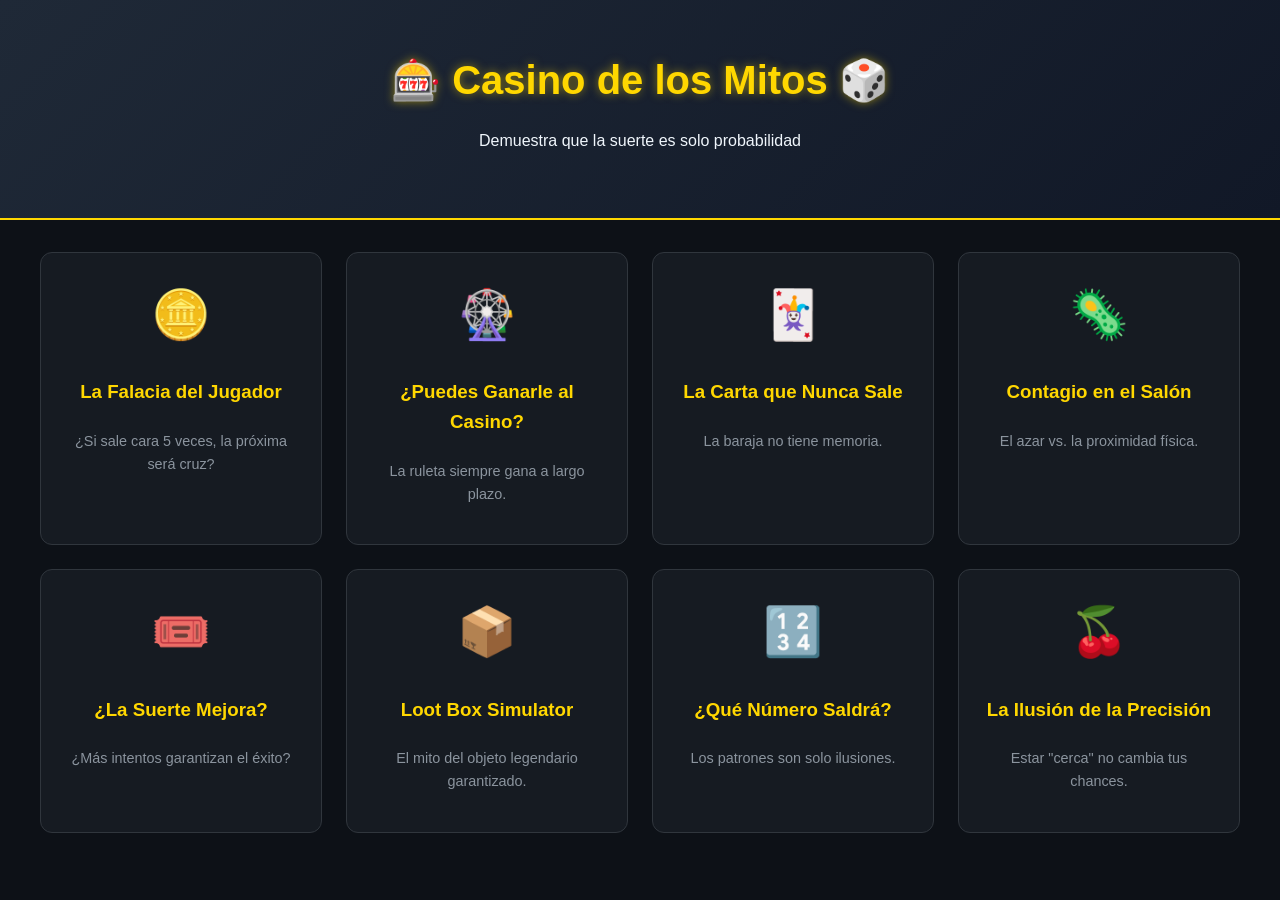
<file: index.html>
<!DOCTYPE html>
<html lang="es">
<head>
    <meta charset="UTF-8">
    <meta name="viewport" content="width=device-width, initial-scale=1.0">
    <title>Mitos de la Probabilidad - Casino Matemático</title>
    <link rel="stylesheet" href="css/style.css">
</head>
<body>
    <header>
        <h1>🎰 Casino de los Mitos 🎲</h1>
        <p>Demuestra que la suerte es solo probabilidad</p>
    </header>

    <main class="menu-container">
        <div class="game-grid">
            <a href="games/gamblers-fallacy.html" class="game-card">
                <div class="game-icon">🪙</div>
                <h3>La Falacia del Jugador</h3>
                <p>¿Si sale cara 5 veces, la próxima será cruz?</p>
            </a>
            <a href="games/casino-roulette.html" class="game-card">
                <div class="game-icon">🎡</div>
                <h3>¿Puedes Ganarle al Casino?</h3>
                <p>La ruleta siempre gana a largo plazo.</p>
            </a>
            <a href="games/missing-card.html" class="game-card">
                <div class="game-icon">🃏</div>
                <h3>La Carta que Nunca Sale</h3>
                <p>La baraja no tiene memoria.</p>
            </a>
            <a href="games/contagion.html" class="game-card">
                <div class="game-icon">🦠</div>
                <h3>Contagio en el Salón</h3>
                <p>El azar vs. la proximidad física.</p>
            </a>
            <a href="games/luck-attempts.html" class="game-card">
                <div class="game-icon">🎟️</div>
                <h3>¿La Suerte Mejora?</h3>
                <p>¿Más intentos garantizan el éxito?</p>
            </a>
            <a href="games/loot-box.html" class="game-card">
                <div class="game-icon">📦</div>
                <h3>Loot Box Simulator</h3>
                <p>El mito del objeto legendario garantizado.</p>
            </a>
            <a href="games/number-patterns.html" class="game-card">
                <div class="game-icon">🔢</div>
                <h3>¿Qué Número Saldrá?</h3>
                <p>Los patrones son solo ilusiones.</p>
            </a>
            <a href="games/near-miss.html" class="game-card">
                <div class="game-icon">🍒</div>
                <h3>La Ilusión de la Precisión</h3>
                <p>Estar "cerca" no cambia tus chances.</p>
            </a>
        </div>
    </main>

</body>
</html>
</file>
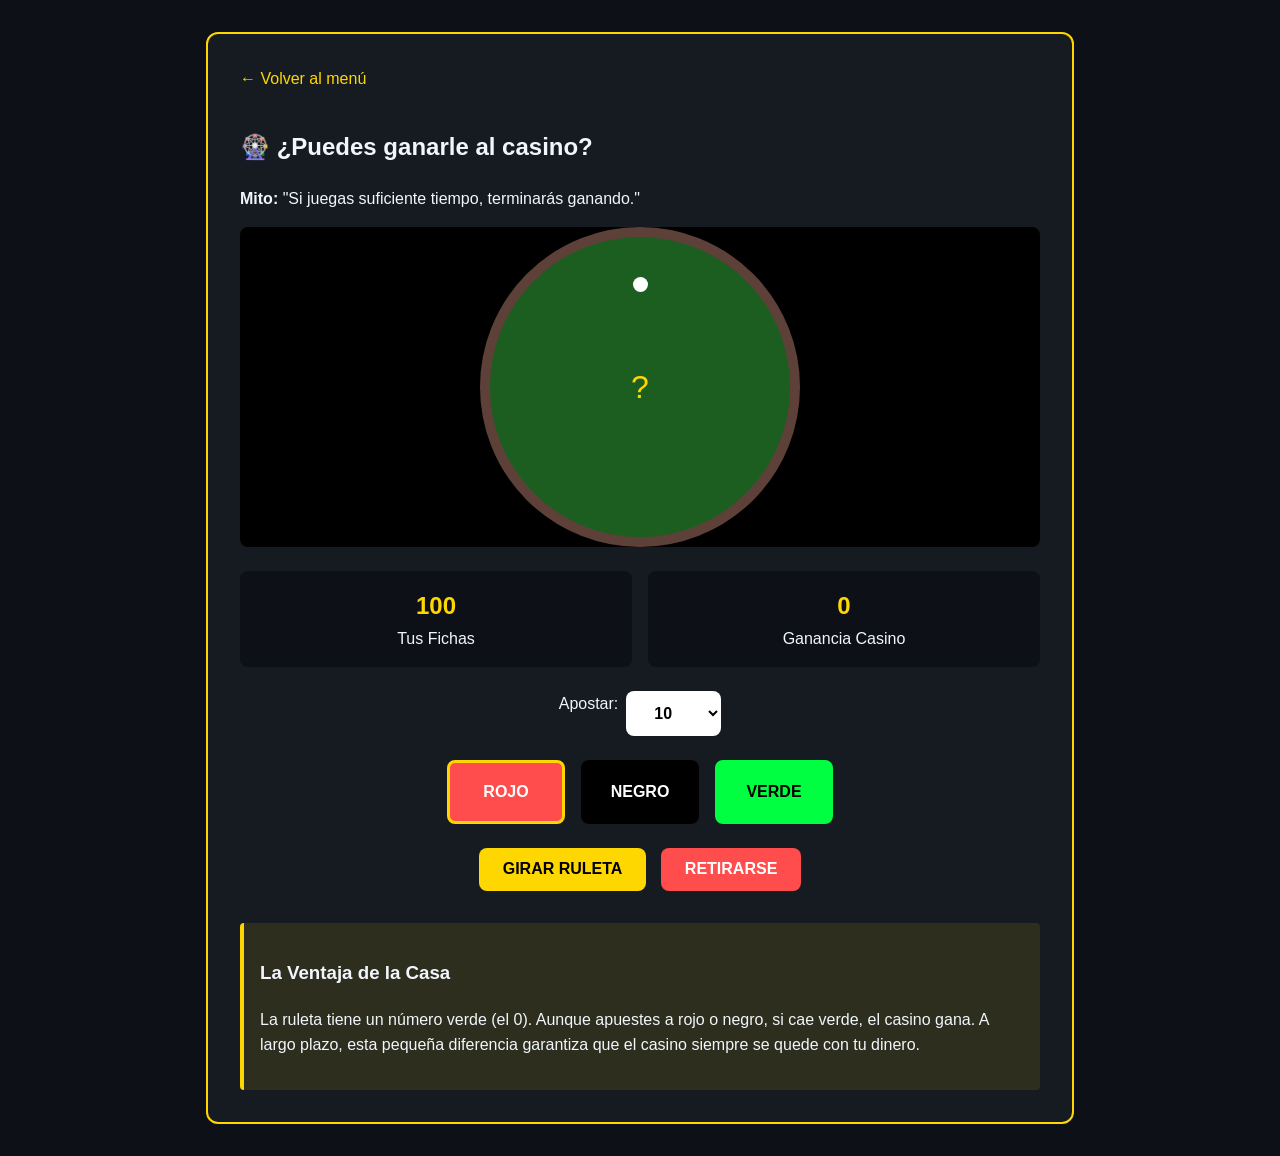
<file: games/casino-roulette.html>
<!DOCTYPE html>
<html lang="es">
<head>
    <meta charset="UTF-8">
    <meta name="viewport" content="width=device-width, initial-scale=1.0">
    <title>¿Puedes ganarle al casino? - Casino Matemático</title>
    <link rel="stylesheet" href="../css/style.css">
    <style>
        .roulette-container {
            width: 300px;
            height: 300px;
            border-radius: 50%;
            border: 10px solid #5d4037;
            position: relative;
            background: #1b5e20;
            display: flex;
            justify-content: center;
            align-items: center;
            overflow: hidden;
            transition: transform 3s cubic-bezier(0.1, 0, 0, 1);
        }
        .roulette-ball {
            width: 15px;
            height: 15px;
            background: #fff;
            border-radius: 50%;
            position: absolute;
            top: 40px;
            z-index: 10;
        }
        .betting-board {
            display: flex;
            gap: 1rem;
            justify-content: center;
            margin: 1.5rem 0;
        }
        .bet-option {
            padding: 1rem;
            border-radius: 8px;
            cursor: pointer;
            width: 80px;
            text-align: center;
            font-weight: bold;
            border: 3px solid transparent;
        }
        .bet-red { background: var(--red); color: #fff; }
        .bet-black { background: #000; color: #fff; }
        .bet-green { background: var(--green); color: #000; }
        .selected-bet { border-color: var(--gold); }
        .chip-selector {
            display: flex;
            justify-content: center;
            gap: 0.5rem;
            flex-wrap: wrap;
            margin-bottom: 1rem;
        }
    </style>
</head>
<body>
    <div class="game-container">
        <a href="../index.html" class="back-link">← Volver al menú</a>
        <h2>🎡 ¿Puedes ganarle al casino?</h2>
        <p><strong>Mito:</strong> "Si juegas suficiente tiempo, terminarás ganando."</p>

        <div class="visual-area">
            <div id="roulette" class="roulette-container">
                <div id="roulette-text" style="font-size: 2rem; color: var(--gold); transform: rotate(0deg);">?</div>
                <div class="roulette-ball" id="ball"></div>
            </div>
        </div>

        <div class="stats-grid">
            <div class="stat-item">
                <span class="stat-value" id="stat-fichas">100</span>
                <span>Tus Fichas</span>
            </div>
            <div class="stat-item">
                <span class="stat-value" id="stat-house">0</span>
                <span>Ganancia Casino</span>
            </div>
        </div>

        <div class="chip-selector">
            <span>Apostar: </span>
            <select id="bet-amount" class="btn" style="background: #fff; color: #000;">
                <option value="10">10</option>
                <option value="20">20</option>
                <option value="30">30</option>
                <option value="40">40</option>
                <option value="50">50</option>
                <option value="60">60</option>
                <option value="70">70</option>
                <option value="80">80</option>
                <option value="90">90</option>
                <option value="100">100</option>
            </select>
        </div>

        <div class="betting-board">
            <div id="bet-red" class="bet-option bet-red">ROJO</div>
            <div id="bet-black" class="bet-option bet-black">NEGRO</div>
            <div id="bet-green" class="bet-option bet-green">VERDE</div>
        </div>

        <div style="text-align: center;">
            <button id="btn-spin" class="btn">GIRAR RULETA</button>
            <button id="btn-quit" class="btn" style="background-color: var(--red); color: white; margin-left: 10px;">RETIRARSE</button>
        </div>

        <div class="explanation">
            <h3>La Ventaja de la Casa</h3>
            <p>La ruleta tiene un número verde (el 0). Aunque apuestes a rojo o negro, si cae verde, el casino gana. A largo plazo, esta pequeña diferencia garantiza que el casino siempre se quede con tu dinero.</p>
        </div>
        
        <div id="final-stats" style="display:none; margin-top: 1rem; border: 1px solid var(--gold); padding: 1rem;">
            <h4>Resultados Finales:</h4>
            <p>Dinero inicial: 100</p>
            <p>Dinero final: <span id="final-money">0</span></p>
            <p id="final-msg" style="color: var(--red);"></p>
        </div>
    </div>

    <script src="js/casino-roulette.js"></script>
</body>
</html>
</file>
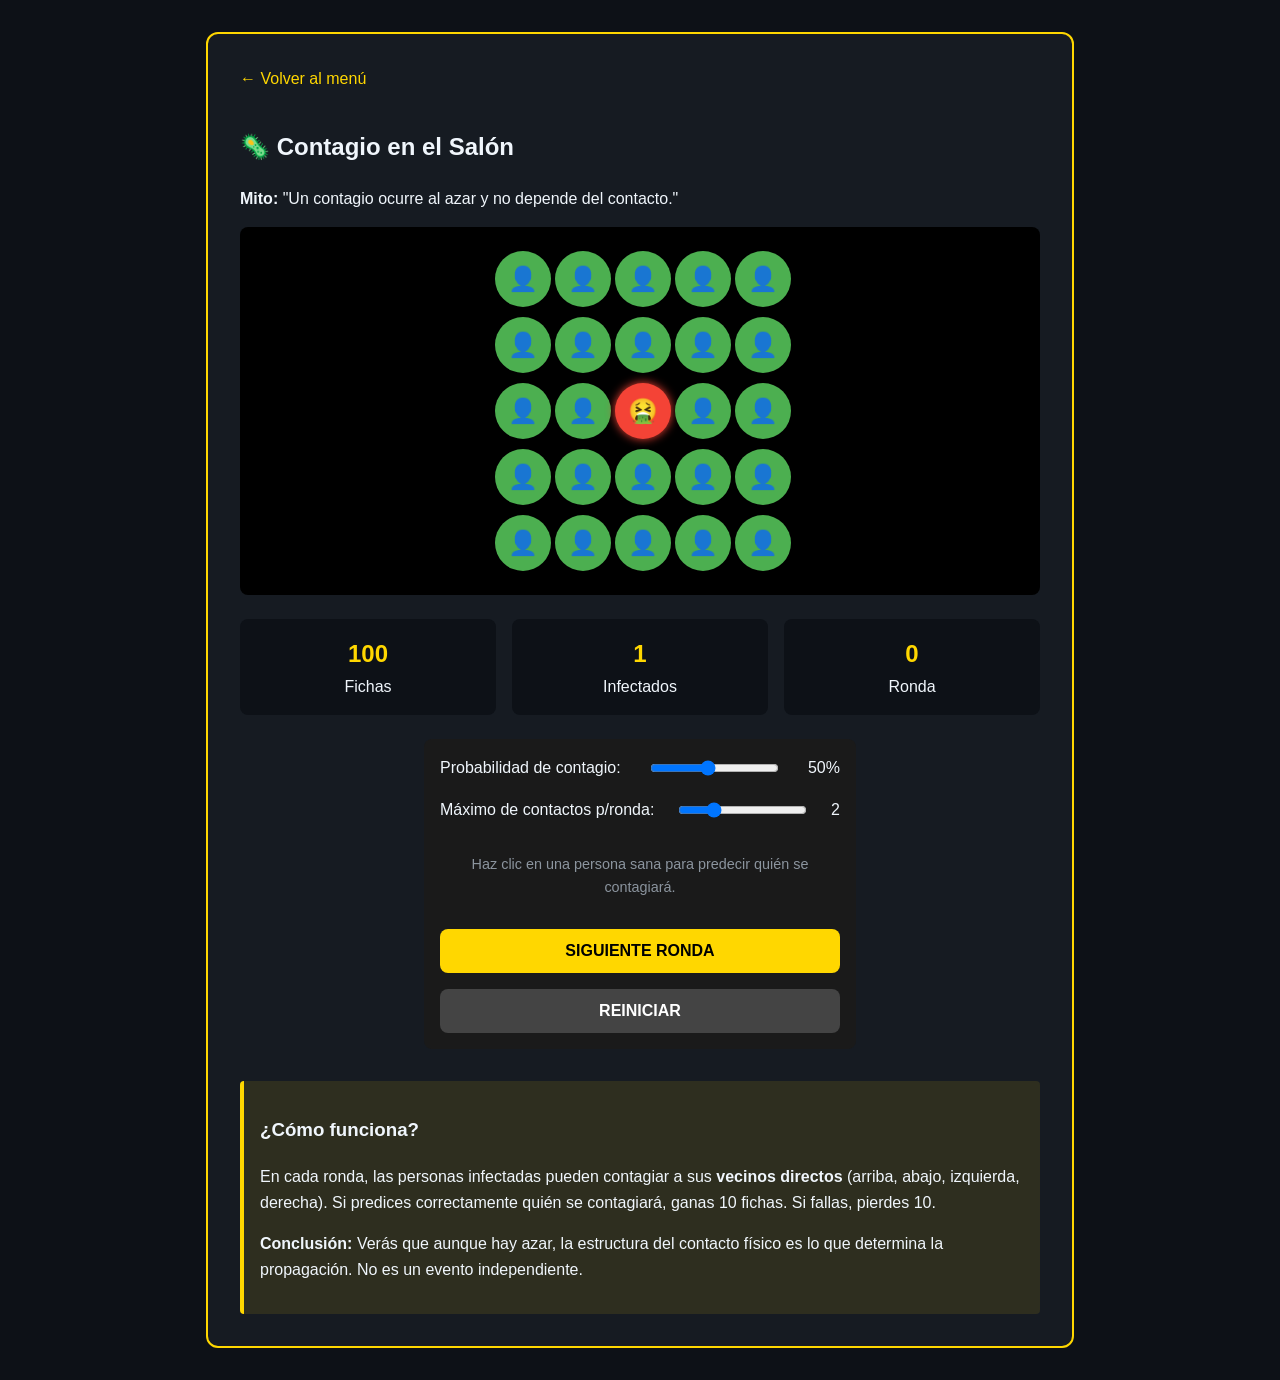
<file: games/contagion.html>
<!DOCTYPE html>
<html lang="es">
<head>
    <meta charset="UTF-8">
    <meta name="viewport" content="width=device-width, initial-scale=1.0">
    <title>Contagio en el Salón - Casino Matemático</title>
    <link rel="stylesheet" href="../css/style.css">
    <style>
        .grid-container {
            display: grid;
            grid-template-columns: repeat(5, 50px);
            gap: 10px;
            margin: 1.5rem 0;
            justify-content: center;
        }
        .person {
            width: 50px;
            height: 50px;
            background: #444;
            border-radius: 50%;
            display: flex;
            justify-content: center;
            align-items: center;
            font-size: 1.5rem;
            cursor: pointer;
            transition: all 0.3s;
            border: 3px solid transparent;
        }
        .person.healthy { background: #4caf50; }
        .person.infected { background: #f44336; box-shadow: 0 0 10px #f44336; }
        .person.selected { border-color: #fff; transform: scale(1.1); }
        
        .controls-panel {
            display: flex;
            flex-direction: column;
            gap: 1rem;
            max-width: 400px;
            margin: 0 auto;
            background: #1a1a1a;
            padding: 1rem;
            border-radius: 8px;
        }
        .slider-group {
            display: flex;
            justify-content: space-between;
            align-items: center;
        }
    </style>
</head>
<body>
    <div class="game-container">
        <a href="../index.html" class="back-link">← Volver al menú</a>
        <h2>🦠 Contagio en el Salón</h2>
        <p><strong>Mito:</strong> "Un contagio ocurre al azar y no depende del contacto."</p>

        <div class="visual-area">
            <div id="grid" class="grid-container"></div>
        </div>

        <div class="stats-grid">
            <div class="stat-item">
                <span class="stat-value" id="stat-fichas">100</span>
                <span>Fichas</span>
            </div>
            <div class="stat-item">
                <span class="stat-value" id="stat-infected">1</span>
                <span>Infectados</span>
            </div>
            <div class="stat-item">
                <span class="stat-value" id="stat-round">0</span>
                <span>Ronda</span>
            </div>
        </div>

        <div class="controls-panel">
            <div class="slider-group">
                <label>Probabilidad de contagio:</label>
                <input type="range" id="prob-slider" min="10" max="100" value="50">
                <span id="prob-val">50%</span>
            </div>
            <div class="slider-group">
                <label>Máximo de contactos p/ronda:</label>
                <input type="range" id="contact-slider" min="1" max="5" value="2">
                <span id="contact-val">2</span>
            </div>
            <p style="text-align: center; font-size: 0.9rem; color: #8b949e;">Haz clic en una persona sana para predecir quién se contagiará.</p>
            <button id="btn-next" class="btn">SIGUIENTE RONDA</button>
            <button id="btn-reset" class="btn" style="background: #444; color: #fff;">REINICIAR</button>
        </div>

        <div class="explanation">
            <h3>¿Cómo funciona?</h3>
            <p>En cada ronda, las personas infectadas pueden contagiar a sus <strong>vecinos directos</strong> (arriba, abajo, izquierda, derecha). Si predices correctamente quién se contagiará, ganas 10 fichas. Si fallas, pierdes 10.</p>
            <p><strong>Conclusión:</strong> Verás que aunque hay azar, la estructura del contacto físico es lo que determina la propagación. No es un evento independiente.</p>
        </div>
    </div>

    <script src="js/contagion.js"></script>
</body>
</html>
</file>
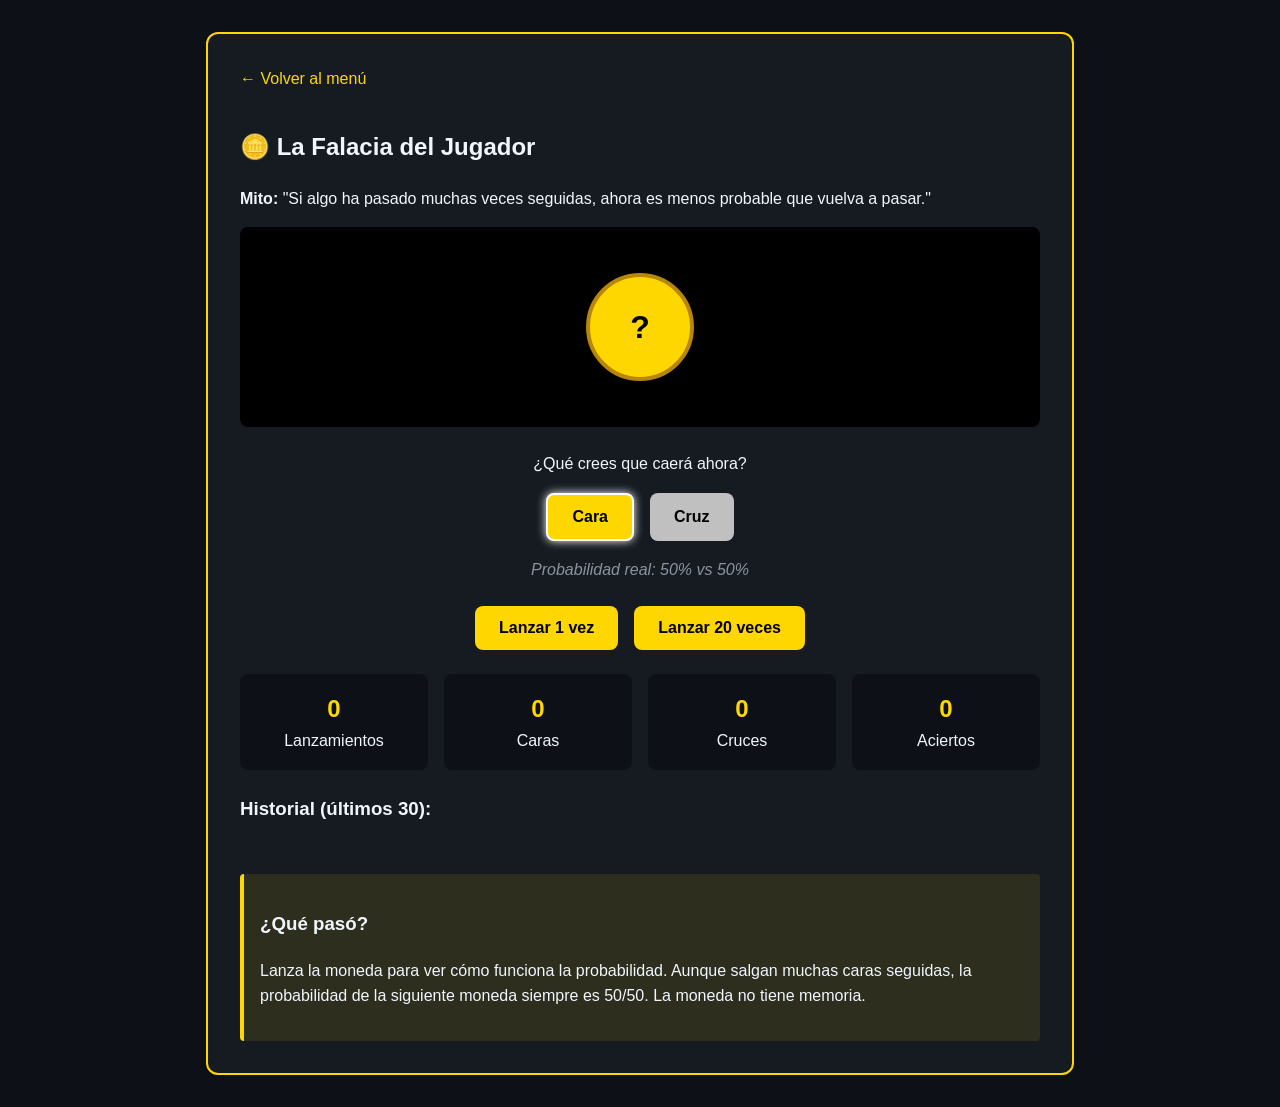
<file: games/gamblers-fallacy.html>
<!DOCTYPE html>
<html lang="es">
<head>
    <meta charset="UTF-8">
    <meta name="viewport" content="width=device-width, initial-scale=1.0">
    <title>La Falacia del Jugador - Casino Matemático</title>
    <link rel="stylesheet" href="../css/style.css">
    <style>
        .coin {
            width: 100px;
            height: 100px;
            background-color: var(--gold);
            border-radius: 50%;
            display: flex;
            justify-content: center;
            align-items: center;
            font-size: 2rem;
            font-weight: bold;
            color: #000;
            border: 4px solid #b8860b;
            transition: transform 0.6s;
            transform-style: preserve-3d;
        }
        .flipping {
            animation: flip 0.6s infinite;
        }
        @keyframes flip {
            0% { transform: rotateY(0deg); }
            100% { transform: rotateY(360deg); }
        }
        .history {
            display: flex;
            gap: 0.5rem;
            flex-wrap: wrap;
            margin-top: 1rem;
            justify-content: center;
        }
        .history-item {
            width: 30px;
            height: 30px;
            border-radius: 50%;
            display: flex;
            justify-content: center;
            align-items: center;
            font-size: 0.8rem;
            color: #000;
            font-weight: bold;
        }
        .item-cara { background-color: var(--gold); }
        .item-cruz { background-color: #c0c0c0; }
        .controls {
            display: flex;
            gap: 1rem;
            justify-content: center;
            margin-top: 1.5rem;
        }
        .prediction-box {
            margin: 1rem 0;
            text-align: center;
        }
        .prediction-btns {
            display: flex;
            gap: 1rem;
            justify-content: center;
            margin-top: 0.5rem;
        }
        .selected-prediction {
            border: 2px solid white !important;
            box-shadow: 0 0 10px white;
        }
    </style>
</head>
<body>
    <div class="game-container">
        <a href="../index.html" class="back-link">← Volver al menú</a>
        <h2>🪙 La Falacia del Jugador</h2>
        <p><strong>Mito:</strong> "Si algo ha pasado muchas veces seguidas, ahora es menos probable que vuelva a pasar."</p>

        <div class="visual-area">
            <div id="coin" class="coin">?</div>
        </div>

        <div class="prediction-box">
            <p>¿Qué crees que caerá ahora?</p>
            <div class="prediction-btns">
                <button id="pred-cara" class="btn" style="background-color: var(--gold);">Cara</button>
                <button id="pred-cruz" class="btn" style="background-color: #c0c0c0;">Cruz</button>
            </div>
            <p id="probability-text" style="margin-top: 1rem; font-style: italic; color: #8b949e;">Probabilidad real: 50% vs 50%</p>
        </div>

        <div class="controls">
            <button id="btn-flip" class="btn">Lanzar 1 vez</button>
            <button id="btn-flip-20" class="btn">Lanzar 20 veces</button>
        </div>

        <div class="stats-grid">
            <div class="stat-item">
                <span class="stat-value" id="stat-total">0</span>
                <span>Lanzamientos</span>
            </div>
            <div class="stat-item">
                <span class="stat-value" id="stat-cara">0</span>
                <span>Caras</span>
            </div>
            <div class="stat-item">
                <span class="stat-value" id="stat-cruz">0</span>
                <span>Cruces</span>
            </div>
            <div class="stat-item">
                <span class="stat-value" id="stat-hits">0</span>
                <span>Aciertos</span>
            </div>
        </div>

        <h3>Historial (últimos 30):</h3>
        <div id="history" class="history"></div>

        <div class="explanation">
            <h3>¿Qué pasó?</h3>
            <p id="explanation-text">Lanza la moneda para ver cómo funciona la probabilidad. Aunque salgan muchas caras seguidas, la probabilidad de la siguiente moneda siempre es 50/50. La moneda no tiene memoria.</p>
        </div>
        
        <div class="conclusion" style="margin-top: 1rem; font-weight: bold; color: var(--green); display: none;" id="conclusion">
            ✅ ¡Mito Roto! Después de muchos lanzamientos, verás que la proporción tiende a equilibrarse al 50%, independientemente de las rachas anteriores.
        </div>
    </div>

    <script src="js/gamblers-fallacy.js"></script>
</body>
</html>
</file>
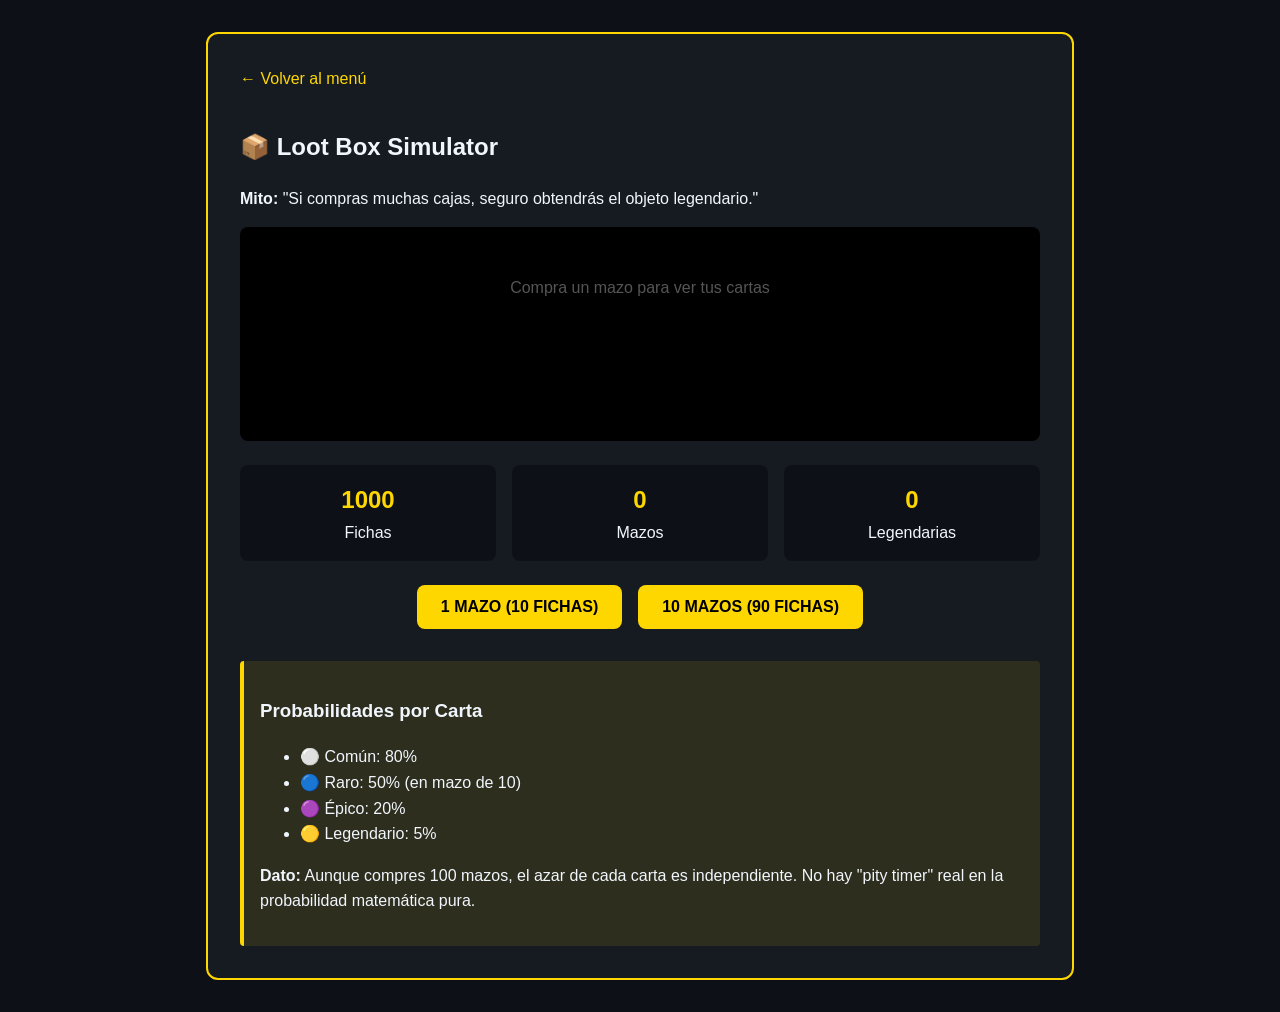
<file: games/loot-box.html>
<!DOCTYPE html>
<html lang="es">
<head>
    <meta charset="UTF-8">
    <meta name="viewport" content="width=device-width, initial-scale=1.0">
    <title>Loot Box Simulator - Casino Matemático</title>
    <link rel="stylesheet" href="../css/style.css">
    <style>
        .box-container {
            display: flex;
            gap: 1rem;
            flex-wrap: wrap;
            justify-content: center;
            margin: 2rem 0;
            min-height: 150px;
        }
        .card {
            width: 80px;
            height: 120px;
            background: #333;
            border-radius: 8px;
            display: flex;
            flex-direction: column;
            justify-content: center;
            align-items: center;
            font-size: 0.6rem;
            text-align: center;
            padding: 5px;
            border: 2px solid transparent;
            animation: popIn 0.3s ease-out;
        }
        @keyframes popIn {
            0% { transform: scale(0); }
            100% { transform: scale(1); }
        }
        .card.common { border-color: #888; color: #eee; }
        .card.rare { border-color: #2196f3; color: #2196f3; box-shadow: 0 0 5px #2196f3; }
        .card.epic { border-color: #9c27b0; color: #9c27b0; box-shadow: 0 0 10px #9c27b0; }
        .card.legendary { border-color: var(--gold); color: var(--gold); box-shadow: 0 0 15px var(--gold); animation: glow 1s infinite alternate; }
        
        @keyframes glow {
            from { box-shadow: 0 0 5px var(--gold); }
            to { box-shadow: 0 0 20px var(--gold); }
        }

        .pack-controls {
            display: flex;
            gap: 1rem;
            justify-content: center;
            margin-bottom: 2rem;
        }
    </style>
</head>
<body>
    <div class="game-container">
        <a href="../index.html" class="back-link">← Volver al menú</a>
        <h2>📦 Loot Box Simulator</h2>
        <p><strong>Mito:</strong> "Si compras muchas cajas, seguro obtendrás el objeto legendario."</p>

        <div class="visual-area">
            <div id="box-display" class="box-container">
                <p style="color: #555;">Compra un mazo para ver tus cartas</p>
            </div>
        </div>

        <div class="stats-grid">
            <div class="stat-item">
                <span class="stat-value" id="stat-fichas">1000</span>
                <span>Fichas</span>
            </div>
            <div class="stat-item">
                <span class="stat-value" id="stat-mazos">0</span>
                <span>Mazos</span>
            </div>
            <div class="stat-item">
                <span class="stat-value" id="stat-legendary">0</span>
                <span>Legendarias</span>
            </div>
        </div>

        <div class="pack-controls">
            <button id="btn-pack-1" class="btn">1 MAZO (10 FICHAS)</button>
            <button id="btn-pack-10" class="btn">10 MAZOS (90 FICHAS)</button>
        </div>

        <div class="explanation">
            <h3>Probabilidades por Carta</h3>
            <ul>
                <li>⚪ Común: 80%</li>
                <li>🔵 Raro: 50% (en mazo de 10)</li>
                <li>🟣 Épico: 20%</li>
                <li>🟡 Legendario: 5%</li>
            </ul>
            <p><strong>Dato:</strong> Aunque compres 100 mazos, el azar de cada carta es independiente. No hay "pity timer" real en la probabilidad matemática pura.</p>
        </div>

        <div id="legendary-alert" style="display:none; text-align: center; background: rgba(255, 215, 0, 0.2); padding: 1rem; border: 1px solid var(--gold); margin-top: 1rem;">
            🔥 ¡INCREÍBLE! Has obtenido una carta LEGENDARIA 🔥
        </div>
    </div>

    <script src="js/loot-box.js"></script>
</body>
</html>
</file>
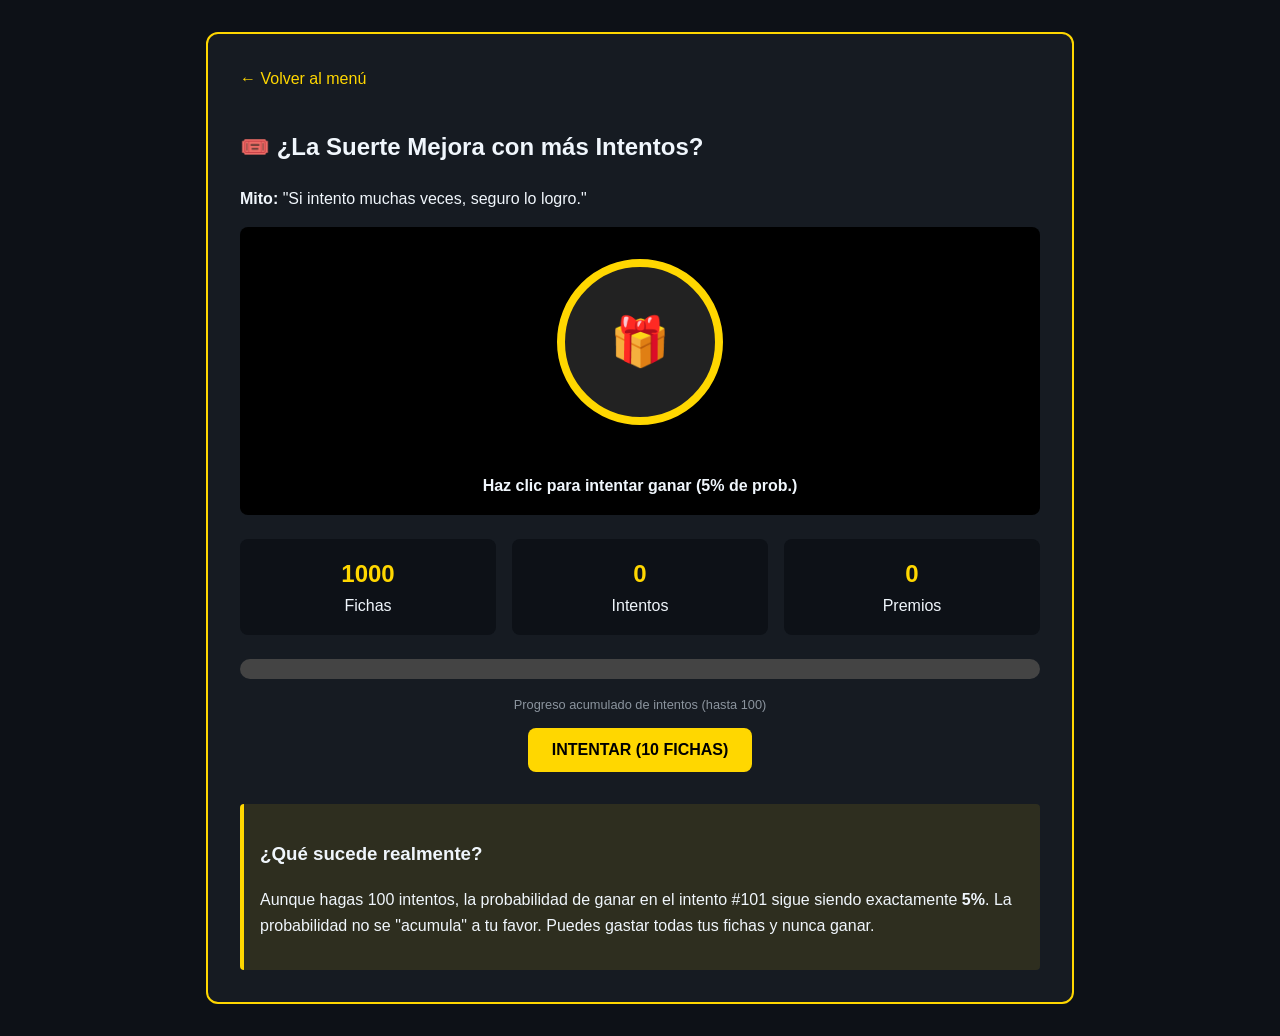
<file: games/luck-attempts.html>
<!DOCTYPE html>
<html lang="es">
<head>
    <meta charset="UTF-8">
    <meta name="viewport" content="width=device-width, initial-scale=1.0">
    <title>¿La Suerte Mejora con más Intentos? - Casino Matemático</title>
    <link rel="stylesheet" href="../css/style.css">
    <style>
        .tombola {
            width: 150px;
            height: 150px;
            border: 8px solid var(--gold);
            border-radius: 50%;
            display: flex;
            justify-content: center;
            align-items: center;
            font-size: 3rem;
            background: #222;
            position: relative;
            margin: 2rem 0;
        }
        .tombola.spinning {
            animation: spin 0.5s infinite linear;
        }
        @keyframes spin {
            100% { transform: rotate(360deg); }
        }
        .progress-container {
            width: 100%;
            height: 20px;
            background: #444;
            border-radius: 10px;
            overflow: hidden;
            margin: 1rem 0;
        }
        .progress-bar {
            width: 0%;
            height: 100%;
            background: var(--gold);
            transition: width 0.3s;
        }
    </style>
</head>
<body>
    <div class="game-container">
        <a href="../index.html" class="back-link">← Volver al menú</a>
        <h2>🎟️ ¿La Suerte Mejora con más Intentos?</h2>
        <p><strong>Mito:</strong> "Si intento muchas veces, seguro lo logro."</p>

        <div class="visual-area" style="flex-direction: column;">
            <div id="tombola" class="tombola">🎁</div>
            <p id="result-text" style="font-weight: bold; margin-top: 1rem;">Haz clic para intentar ganar (5% de prob.)</p>
        </div>

        <div class="stats-grid">
            <div class="stat-item">
                <span class="stat-value" id="stat-fichas">1000</span>
                <span>Fichas</span>
            </div>
            <div class="stat-item">
                <span class="stat-value" id="stat-attempts">0</span>
                <span>Intentos</span>
            </div>
            <div class="stat-item">
                <span class="stat-value" id="stat-wins">0</span>
                <span>Premios</span>
            </div>
        </div>

        <div class="progress-container">
            <div id="progress-bar" class="progress-bar"></div>
        </div>
        <p style="text-align: center; font-size: 0.8rem; color: #8b949e;">Progreso acumulado de intentos (hasta 100)</p>

        <div style="text-align: center;">
            <button id="btn-try" class="btn">INTENTAR (10 FICHAS)</button>
        </div>

        <div class="explanation">
            <h3>¿Qué sucede realmente?</h3>
            <p>Aunque hagas 100 intentos, la probabilidad de ganar en el intento #101 sigue siendo exactamente <strong>5%</strong>. La probabilidad no se "acumula" a tu favor. Puedes gastar todas tus fichas y nunca ganar.</p>
        </div>
        
        <div id="win-anim" style="display:none; text-align: center; color: var(--gold); margin-top: 1rem; font-size: 1.5rem;">
            🎊 ¡GANASTE EL PREMIO! 🎊
        </div>
    </div>

    <script src="js/luck-attempts.js"></script>
</body>
</html>
</file>
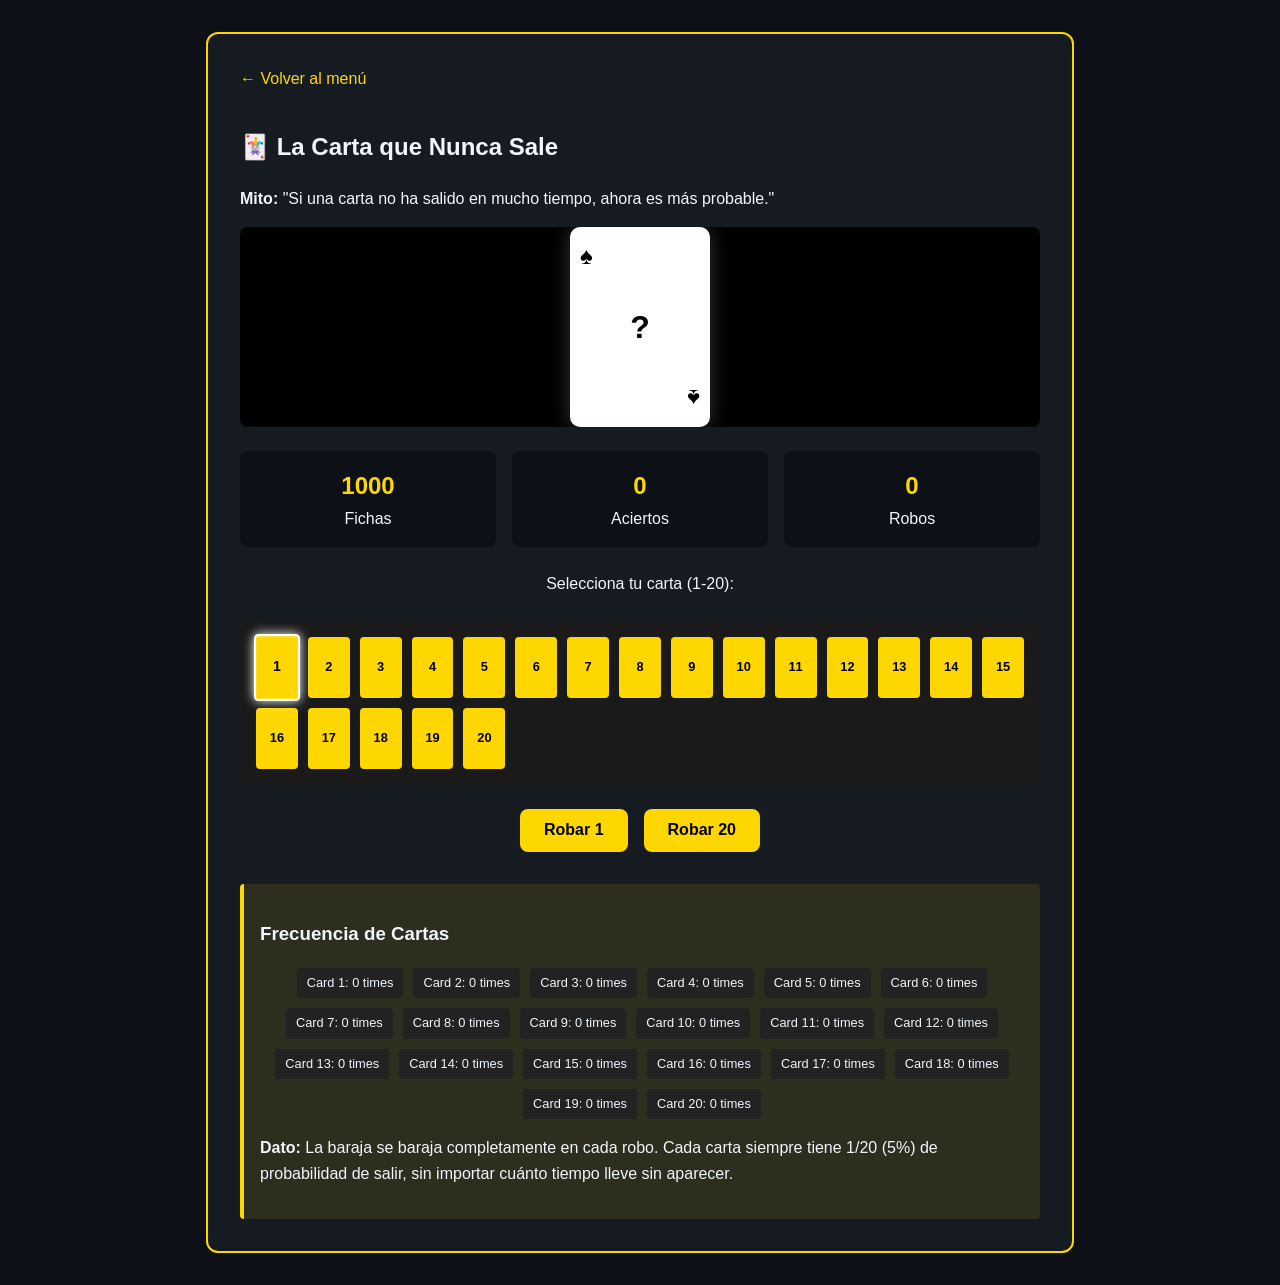
<file: games/missing-card.html>
<!DOCTYPE html>
<html lang="es">
<head>
    <meta charset="UTF-8">
    <meta name="viewport" content="width=device-width, initial-scale=1.0">
    <title>La Carta que Nunca Sale - Casino Matemático</title>
    <link rel="stylesheet" href="../css/style.css">
    <style>
        .deck-area {
            display: grid;
            grid-template-columns: repeat(auto-fill, minmax(40px, 1fr));
            gap: 10px;
            margin: 1.5rem 0;
            padding: 1rem;
            background: #1a1a1a;
            border-radius: 8px;
        }
        .card-mini {
            aspect-ratio: 2/3;
            background: var(--gold);
            border-radius: 4px;
            display: flex;
            justify-content: center;
            align-items: center;
            color: #000;
            font-weight: bold;
            font-size: 0.8rem;
            cursor: pointer;
            border: 2px solid transparent;
            transition: transform 0.2s;
        }
        .card-mini.selected {
            border-color: #fff;
            box-shadow: 0 0 10px #fff;
            transform: scale(1.1);
        }
        .card-mini.missing {
            background: #444;
            color: #888;
        }
        .frequency-list {
            display: flex;
            flex-wrap: wrap;
            gap: 10px;
            justify-content: center;
            margin-bottom: 1rem;
        }
        .freq-item {
            background: #222;
            padding: 5px 10px;
            border-radius: 4px;
            font-size: 0.8rem;
        }
        .bait-badge {
            background: var(--red);
            color: white;
            padding: 2px 5px;
            border-radius: 4px;
            font-size: 0.7rem;
            margin-left: 5px;
            display: none;
        }
        .card-display {
            width: 120px;
            height: 180px;
            background: white;
            border-radius: 10px;
            display: flex;
            flex-direction: column;
            justify-content: space-between;
            padding: 10px;
            color: #000;
            font-size: 2rem;
            font-weight: bold;
            box-shadow: 0 0 20px rgba(255,255,255,0.2);
        }
        .card-suit { font-size: 1.5rem; }
        .card-bottom { transform: rotate(180deg); }
    </style>
</head>
<body>
    <div class="game-container">
        <a href="../index.html" class="back-link">← Volver al menú</a>
        <h2>🃏 La Carta que Nunca Sale</h2>
        <p><strong>Mito:</strong> "Si una carta no ha salido en mucho tiempo, ahora es más probable."</p>

        <div class="visual-area">
            <div id="result-card" class="card-display">
                <div class="card-suit">♠</div>
                <div style="text-align: center;" id="card-val">?</div>
                <div class="card-suit card-bottom">♠</div>
            </div>
        </div>

        <div class="stats-grid">
            <div class="stat-item">
                <span class="stat-value" id="stat-fichas">1000</span>
                <span>Fichas</span>
            </div>
            <div class="stat-item">
                <span class="stat-value" id="stat-hits">0</span>
                <span>Aciertos</span>
            </div>
            <div class="stat-item">
                <span class="stat-value" id="stat-total">0</span>
                <span>Robos</span>
            </div>
        </div>

        <div style="text-align: center; margin-bottom: 1rem;">
            <p>Selecciona tu carta (1-20):</p>
            <div id="deck" class="deck-area"></div>
        </div>

        <div class="controls" style="display: flex; gap: 1rem; justify-content: center;">
            <button id="btn-draw" class="btn">Robar 1</button>
            <button id="btn-draw-20" class="btn">Robar 20</button>
        </div>

        <div class="explanation">
            <h3>Frecuencia de Cartas</h3>
            <div id="frequency" class="frequency-list"></div>
            <p><strong>Dato:</strong> La baraja se baraja completamente en cada robo. Cada carta siempre tiene 1/20 (5%) de probabilidad de salir, sin importar cuánto tiempo lleve sin aparecer.</p>
        </div>

        <div id="conclusion" class="explanation" style="display:none; border-color: var(--green);">
            ✅ ¡Mito Roto! Los eventos son independientes. Aunque una carta no haya salido en 50 intentos, su probabilidad sigue siendo la misma. No existe la "memoria" en el azar.
        </div>
    </div>

    <script src="js/missing-card.js"></script>
</body>
</html>
</file>
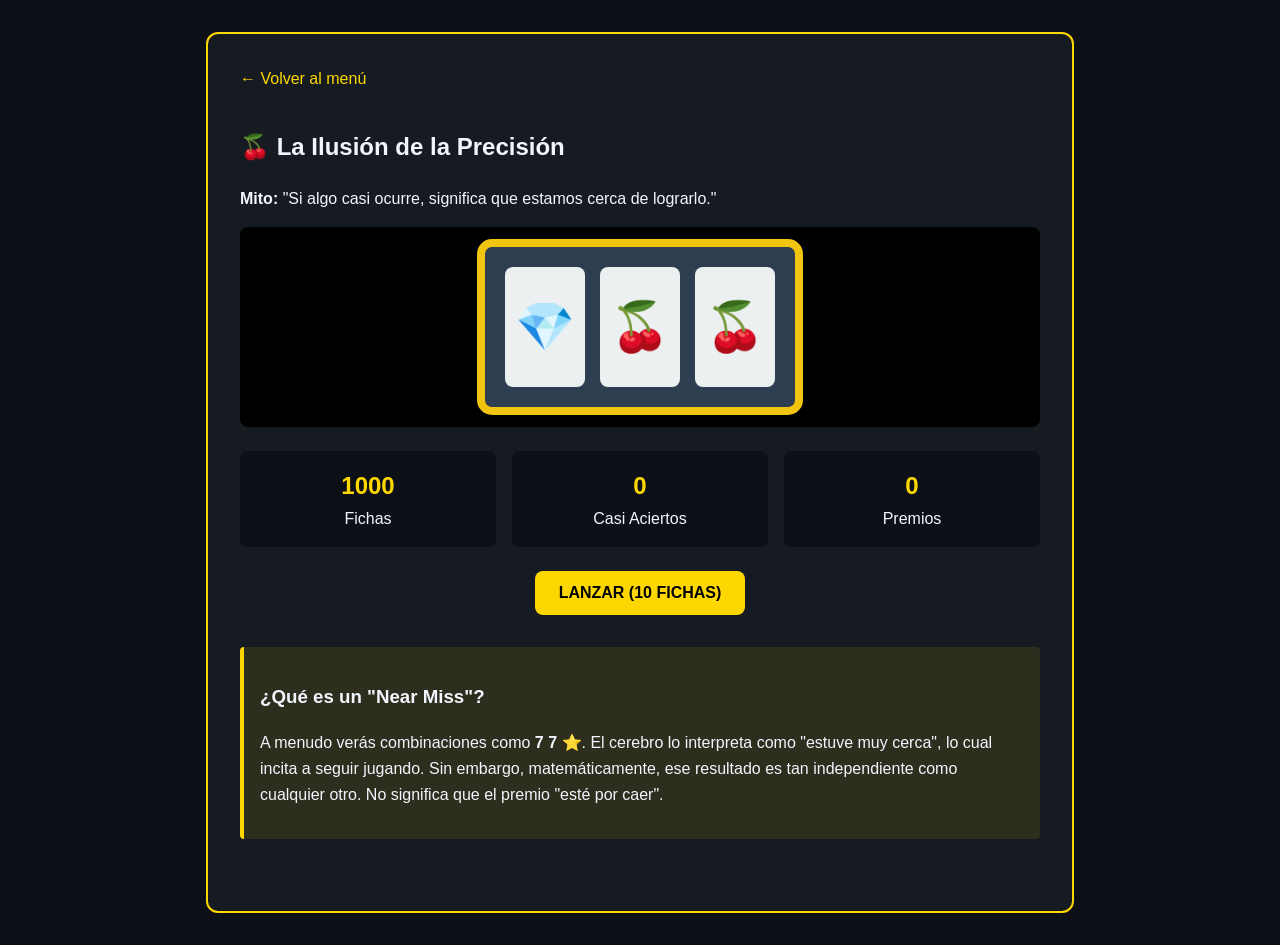
<file: games/near-miss.html>
<!DOCTYPE html>
<html lang="es">
<head>
    <meta charset="UTF-8">
    <meta name="viewport" content="width=device-width, initial-scale=1.0">
    <title>La Ilusión de la Precisión - Casino Matemático</title>
    <link rel="stylesheet" href="../css/style.css">
    <style>
        .slot-machine {
            display: flex;
            gap: 15px;
            background: #2c3e50;
            padding: 20px;
            border-radius: 15px;
            border: 8px solid #f1c40f;
            box-shadow: 0 0 20px rgba(0,0,0,0.5);
        }
        .reel {
            width: 80px;
            height: 120px;
            background: #ecf0f1;
            border-radius: 8px;
            display: flex;
            justify-content: center;
            align-items: center;
            font-size: 3rem;
            color: #000;
            overflow: hidden;
            position: relative;
        }
        .reel-content {
            position: absolute;
            transition: top 2s cubic-bezier(0.45, 0.05, 0.55, 0.95);
            display: flex;
            flex-direction: column;
            align-items: center;
            top: 0;
        }
        .symbol {
            height: 120px;
            display: flex;
            align-items: center;
            justify-content: center;
        }
    </style>
</head>
<body>
    <div class="game-container">
        <a href="../index.html" class="back-link">← Volver al menú</a>
        <h2>🍒 La Ilusión de la Precisión</h2>
        <p><strong>Mito:</strong> "Si algo casi ocurre, significa que estamos cerca de lograrlo."</p>

        <div class="visual-area">
            <div class="slot-machine">
                <div class="reel"><div id="reel1" class="reel-content"></div></div>
                <div class="reel"><div id="reel2" class="reel-content"></div></div>
                <div class="reel"><div id="reel3" class="reel-content"></div></div>
            </div>
        </div>

        <div class="stats-grid">
            <div class="stat-item">
                <span class="stat-value" id="stat-fichas">1000</span>
                <span>Fichas</span>
            </div>
            <div class="stat-item">
                <span class="stat-value" id="stat-near">0</span>
                <span>Casi Aciertos</span>
            </div>
            <div class="stat-item">
                <span class="stat-value" id="stat-wins">0</span>
                <span>Premios</span>
            </div>
        </div>

        <div style="text-align: center;">
            <button id="btn-spin" class="btn">LANZAR (10 FICHAS)</button>
        </div>

        <div class="explanation">
            <h3>¿Qué es un "Near Miss"?</h3>
            <p>A menudo verás combinaciones como <strong>7 7 ⭐</strong>. El cerebro lo interpreta como "estuve muy cerca", lo cual incita a seguir jugando. Sin embargo, matemáticamente, ese resultado es tan independiente como cualquier otro. No significa que el premio "esté por caer".</p>
        </div>
        
        <div id="result-msg" style="text-align: center; font-weight: bold; margin-top: 1rem; height: 1.5rem;"></div>
    </div>

    <script src="js/near-miss.js"></script>
</body>
</html>
</file>
<file: css/style.css>
:root {
    --bg-color: #0d1117;
    --card-bg: #161b22;
    --gold: #ffd700;
    --green: #00ff41;
    --red: #ff4c4c;
    --text-color: #f0f6fc;
}

body {
    background-color: var(--bg-color);
    color: var(--text-color);
    font-family: 'Segoe UI', Tahoma, Geneva, Verdana, sans-serif;
    margin: 0;
    padding: 0;
    line-height: 1.6;
}

header {
    text-align: center;
    padding: 3rem 1rem;
    background: linear-gradient(135deg, #1f2937, #111827);
    border-bottom: 2px solid var(--gold);
}

header h1 {
    font-size: 2.5rem;
    color: var(--gold);
    text-shadow: 0 0 10px rgba(255, 215, 0, 0.5);
    margin: 0;
}

.menu-container {
    max-width: 1200px;
    margin: 2rem auto;
    padding: 0 1rem;
}

.game-grid {
    display: grid;
    grid-template-columns: repeat(auto-fit, minmax(250px, 1fr));
    gap: 1.5rem;
}

.game-card {
    background-color: var(--card-bg);
    border: 1px solid #30363d;
    border-radius: 12px;
    padding: 1.5rem;
    text-decoration: none;
    color: inherit;
    transition: transform 0.3s ease, border-color 0.3s ease, box-shadow 0.3s ease;
    display: flex;
    flex-direction: column;
    align-items: center;
    text-align: center;
}

.game-card:hover {
    transform: translateY(-5px);
    border-color: var(--gold);
    box-shadow: 0 0 15px rgba(255, 215, 0, 0.3);
}

.game-icon {
    font-size: 3rem;
    margin-bottom: 1rem;
}

.game-card h3 {
    margin: 0.5rem 0;
    color: var(--gold);
}

.game-card p {
    font-size: 0.9rem;
    color: #8b949e;
}

footer {
    text-align: center;
    padding: 2rem;
    margin-top: 3rem;
    border-top: 1px solid #30363d;
    color: #8b949e;
}

/* Common Game styles */
.game-container {
    max-width: 800px;
    margin: 2rem auto;
    padding: 2rem;
    background-color: var(--card-bg);
    border-radius: 12px;
    border: 2px solid var(--gold);
}

.btn {
    background-color: var(--gold);
    color: #000;
    border: none;
    padding: 0.8rem 1.5rem;
    font-weight: bold;
    border-radius: 8px;
    cursor: pointer;
    transition: background 0.2s;
    font-size: 1rem;
}

.btn:hover {
    background-color: #e6c200;
}

.btn:disabled {
    background-color: #4b4b4b;
    cursor: not-allowed;
}

.stats-grid {
    display: grid;
    grid-template-columns: repeat(auto-fit, minmax(150px, 1fr));
    gap: 1rem;
    margin: 1.5rem 0;
}

.stat-item {
    background: #0d1117;
    padding: 1rem;
    border-radius: 8px;
    text-align: center;
}

.stat-value {
    display: block;
    font-size: 1.5rem;
    font-weight: bold;
    color: var(--gold);
}

.explanation {
    margin-top: 2rem;
    padding: 1rem;
    background: rgba(255, 215, 0, 0.1);
    border-left: 4px solid var(--gold);
    border-radius: 4px;
}

.back-link {
    display: inline-block;
    margin-bottom: 1rem;
    color: var(--gold);
    text-decoration: none;
}

.back-link:hover {
    text-decoration: underline;
}

.visual-area {
    min-height: 200px;
    display: flex;
    justify-content: center;
    align-items: center;
    background: #000;
    border-radius: 8px;
    margin-bottom: 1.5rem;
    position: relative;
    overflow: hidden;
}
</file>
